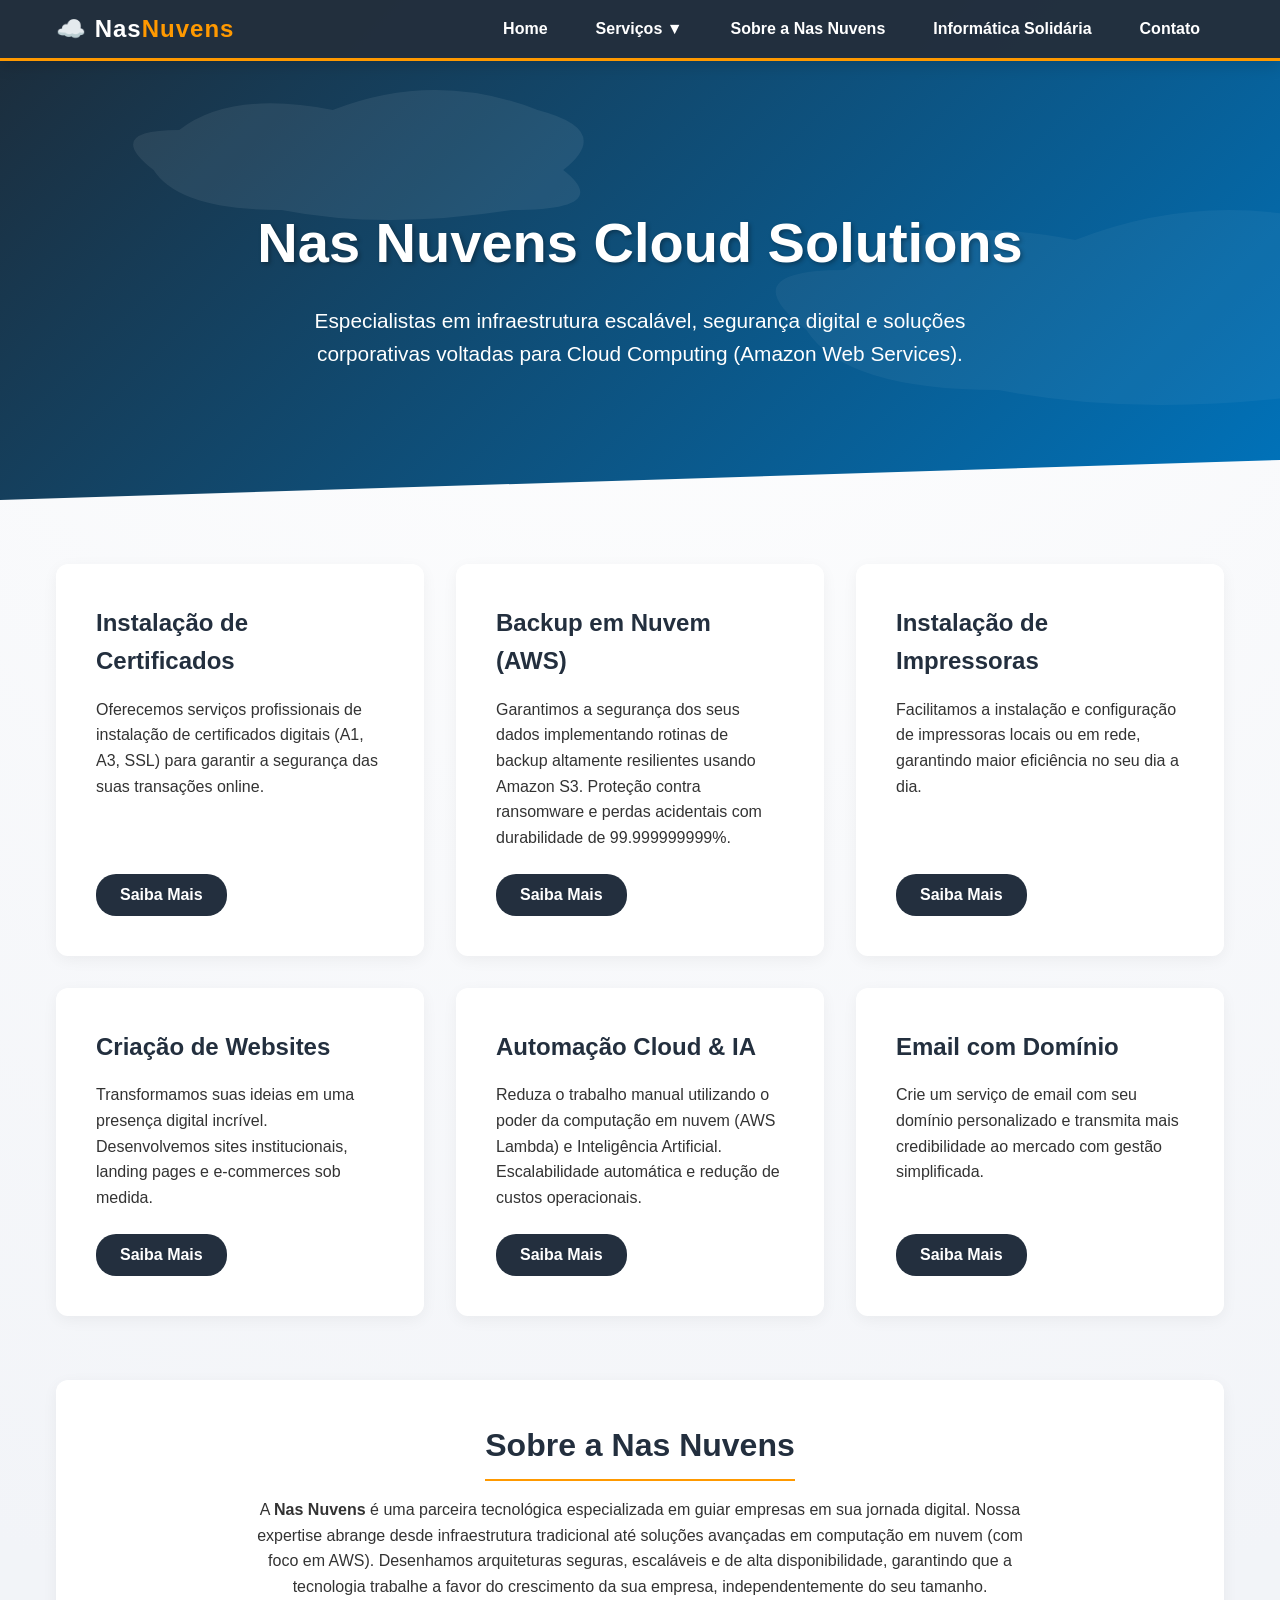
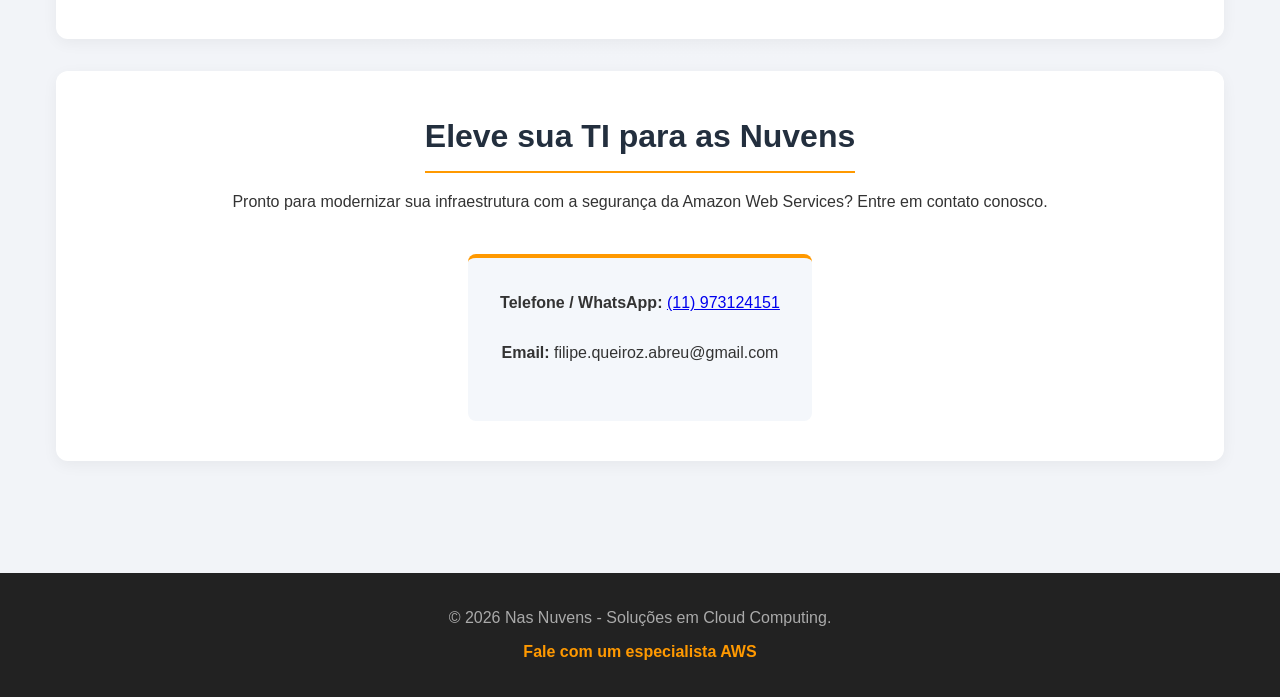
<file: application/index.html>
<!DOCTYPE html>
<html lang="pt-BR">
<head>
  <meta charset="UTF-8">
  <meta name="viewport" content="width=device-width, initial-scale=1.0">
  <meta name="description" content="Empresa de TI especializada em serviços como instalação de certificados, criação de websites e mais.">
  <title>Nas Nuvens - Cloud Solutions</title>
  <script src="dropdown.js" defer></script>
  <style>
    /* Modern styles with animations */
    :root {
      --primary-color: #232F3E; /* AWS Navy Blue */
      --secondary-color: #f2f4f8; /* Soft Cloud Background */
      --accent-color: #FF9900; /* AWS Orange */
      --cloud-blue: #0073BB; /* AWS Cloud Blue */
      --text-color: #333;
    }

    * {
      box-sizing: border-box;
      margin: 0;
      padding: 0;
    }

    body {
      font-family: 'Segoe UI', Tahoma, Geneva, Verdana, sans-serif;
      color: var(--text-color);
      line-height: 1.6;
      background: var(--secondary-color);
      background-image: radial-gradient(circle at 50% 0%, #ffffff 0%, #f2f4f8 70%);
    }

    /* Navigation */
    nav {
      background: rgba(35, 47, 62, 0.98); /* Navy solid */
      width: 100%;
      position: fixed;
      top: 0;
      left: 0;
      z-index: 1000;
      box-shadow: 0 4px 15px rgba(0,0,0,0.15);
      border-bottom: 3px solid var(--accent-color);
    }

    .nav-container {
      display: flex;
      justify-content: space-between;
      align-items: center;
      max-width: 1200px;
      margin: 0 auto;
      padding: 0 1rem;
    }

    .logo-text {
      color: #fff;
      font-size: 1.5rem;
      font-weight: 800;
      letter-spacing: 1px;
      display: flex;
      align-items: center;
    }

    .logo-text span {
      color: var(--accent-color);
    }

    .menu {
      display: flex;
      list-style: none;
      padding: 1rem 0;
    }

    .menu > li {
      margin: 0 1rem;
      position: relative;
    }

    .menu a {
      color: #fff;
      text-decoration: none;
      font-weight: 600;
      padding: 0.5rem;
      transition: color 0.3s ease;
    }

    .menu a:hover {
      color: var(--accent-color);
    }

    /* Dropdown */
    .dropdown-menu {
      display: none;
      position: absolute;
      top: 100%;
      left: 0;
      background: #fff;
      min-width: 250px;
      box-shadow: 0 4px 12px rgba(0, 0, 0, 0.15);
      border-radius: 8px;
      overflow: hidden;
      z-index: 10;
      text-align: left;
    }

    .menu li:hover .dropdown-menu {
      display: block;
      animation: slideDown 0.3s ease-out;
    }

    .dropdown-menu li {
      list-style: none;
    }

    .dropdown-menu a {
      display: block;
      padding: 1rem;
      color: var(--text-color);
      border-bottom: 1px solid #eee;
    }

    .dropdown-menu a:hover {
      background: var(--secondary-color);
      color: var(--primary-color);
    }

    /* Header */
    header {
      background: linear-gradient(135deg, #1d2b38 0%, #0073BB 100%);
      color: #fff;
      text-align: center;
      clip-path: polygon(0 0, 100% 0, 100% 92%, 0 100%);
      padding-top: 100px;
      min-height: 500px;
      display: flex;
      flex-direction: column;
      align-items: center;
      justify-content: center;
      position: relative;
    }

    /* Simple CSS clouds for background decoration */
    .bg-clouds {
      position: absolute;
      top: 0;
      left: 0;
      width: 100%;
      height: 100%;
      overflow: hidden;
      z-index: 0;
      opacity: 0.15;
      pointer-events: none;
    }

    .hero-content {
      padding: 2rem 1rem 4rem 1rem;
      z-index: 1;
      max-width: 800px;
    }

    header h1 {
      font-size: 3.5rem;
      font-weight: 800;
      margin-bottom: 1rem;
      animation: fadeInDown 1s ease-out;
      text-shadow: 2px 2px 4px rgba(0,0,0,0.3);
    }

    header p {
      font-size: 1.3rem;
      opacity: 0.95;
      animation: fadeInUp 1s ease-out 0.3s both;
    }

    /* Main Content */
    main {
      padding: 4rem 1rem;
      max-width: 1200px;
      margin: 0 auto;
    }

    .services-grid {
      display: grid;
      grid-template-columns: repeat(auto-fit, minmax(300px, 1fr));
      gap: 2rem;
      margin-bottom: 4rem;
    }

    section {
      background: #fff;
      border-radius: 12px;
      padding: 2.5rem;
      box-shadow: 0 4px 15px rgba(0, 0, 0, 0.05);
      transform: translateY(0);
      transition: transform 0.3s ease, box-shadow 0.3s ease;
      animation: floatIn 1s ease-out forwards;
      opacity: 0;
      display: flex;
      flex-direction: column;
    }

    /* Staggered animation delays for sections */
    section:nth-child(1) { animation-delay: 0.1s; }
    section:nth-child(2) { animation-delay: 0.2s; }
    section:nth-child(3) { animation-delay: 0.3s; }
    section:nth-child(4) { animation-delay: 0.4s; }
    section:nth-child(5) { animation-delay: 0.5s; }
    section:nth-child(6) { animation-delay: 0.6s; }

    section:hover {
      transform: translateY(-5px);
      box-shadow: 0 8px 25px rgba(0, 0, 0, 0.1);
    }

    section h2 {
      color: var(--primary-color);
      margin-bottom: 1rem;
      font-size: 1.5rem;
    }

    section p {
      flex-grow: 1;
      margin-bottom: 1.5rem;
    }

    .btn-saiba-mais {
      display: inline-block;
      padding: 0.5rem 1.5rem;
      background: var(--primary-color);
      color: #fff !important;
      text-decoration: none;
      border-radius: 20px;
      font-weight: 600;
      text-align: center;
      transition: background 0.3s ease;
      align-self: flex-start;
    }

    .btn-saiba-mais:hover {
      background: var(--accent-color);
      text-decoration: none;
    }

    .full-width-section {
      grid-column: 1 / -1;
      text-align: center;
      align-items: center;
    }

    .full-width-section h2 {
      font-size: 2rem;
      border-bottom: 2px solid var(--accent-color);
      display: inline-block;
      padding-bottom: 0.5rem;
    }

    /* Footer */
    footer {
      background: #222;
      color: #aaa;
      text-align: center;
      padding: 2rem 1rem;
      margin-top: 3rem;
    }

    footer a {
      color: var(--accent-color);
      text-decoration: none;
      font-weight: bold;
    }

    footer a:hover {
      text-decoration: underline;
    }

    /* Animations */
    @keyframes slideDown {
      from { opacity: 0; transform: translateY(-10px); }
      to { opacity: 1; transform: translateY(0); }
    }

    @keyframes fadeInDown {
      from { opacity: 0; transform: translateY(-30px); }
      to { opacity: 1; transform: translateY(0); }
    }

    @keyframes fadeInUp {
      from { opacity: 0; transform: translateY(30px); }
      to { opacity: 1; transform: translateY(0); }
    }

    @keyframes floatIn {
      from { opacity: 0; transform: translateY(40px); }
      to { opacity: 1; transform: translateY(0); }
    }

    /* Responsive */
    @media (max-width: 768px) {
      .menu {
        flex-direction: column;
        align-items: center;
      }

      .menu > li {
        width: 100%;
        text-align: center;
        margin: 0.5rem 0;
      }

      .dropdown-menu {
        position: static;
        box-shadow: none;
        background: #f9f9f9;
        display: none;
      }

      .menu li:focus-within .dropdown-menu,
      .menu li:active .dropdown-menu {
        display: block;
      }

      header h1 {
        font-size: 2rem;
      }

      header {
        clip-path: none;
        padding: 3rem 1rem;
      }
    }
  </style>
</head>
<body>
  <nav>
    <div class="nav-container">
      <div class="logo-text">☁️ Nas<span>Nuvens</span></div>
      <ul class="menu">
        <li><a href="#home">Home</a></li>
        <li>
          <a href="#" class="dropdown-toggle">Serviços ▼</a>
          <ul class="dropdown-menu">
            <li><a href="services/certificados.html">Instalação de Certificados</a></li>
            <li><a href="services/backup.html">Backup em Nuvem (AWS)</a></li>
            <li><a href="services/impressoras.html">Instalação de Impressoras</a></li>
            <li><a href="services/website.html">Criação de Websites</a></li>
            <li><a href="services/automacao.html">Automação Cloud & IA</a></li>
            <li><a href="services/email.html">Email com Domínio</a></li>
          </ul>
        </li>
        <li><a href="#sobre-nos">Sobre a Nas Nuvens</a></li>
        <li><a href="informatica_solidaria.html">Informática Solidária</a></li>
        <li><a href="#contato">Contato</a></li>
      </ul>
    </div>
  </nav>

  <header id="home">
    <div class="bg-clouds">
       <svg viewBox="0 0 100 100" preserveAspectRatio="none" style="width:100%; height:100%; fill:#fff;"><path d="M10,40 Q20,20 40,30 Q60,10 80,30 Q95,40 85,60 Q95,80 75,80 Q50,90 30,80 Q10,80 5,60 Q-5,40 10,40 Z" opacity="0.5" transform="translate(10, 10) scale(0.4)"/><path d="M10,40 Q20,20 40,30 Q60,10 80,30 Q95,40 85,60 Q95,80 75,80 Q50,90 30,80 Q10,80 5,60 Q-5,40 10,40 Z" opacity="0.3" transform="translate(60, 30) scale(0.6)"/></svg>
    </div>
    <div class="hero-content">
      <h1>Nas Nuvens Cloud Solutions</h1>
      <p>Especialistas em infraestrutura escalável, segurança digital e soluções corporativas voltadas para Cloud Computing (Amazon Web Services).</p>
    </div>
  </header>

  <main>
    <div class="services-grid">
      <section id="certificados">
        <h2>Instalação de Certificados</h2>
        <p>Oferecemos serviços profissionais de instalação de certificados digitais (A1, A3, SSL) para garantir a segurança das suas transações online.</p>
        <a href="services/certificados.html" class="btn-saiba-mais">Saiba Mais</a>
      </section>

      <section id="backup">
        <h2>Backup em Nuvem (AWS)</h2>
        <p>Garantimos a segurança dos seus dados implementando rotinas de backup altamente resilientes usando Amazon S3. Proteção contra ransomware e perdas acidentais com durabilidade de 99.999999999%.</p>
        <a href="services/backup.html" class="btn-saiba-mais">Saiba Mais</a>
      </section>

      <section id="impressoras">
        <h2>Instalação de Impressoras</h2>
        <p>Facilitamos a instalação e configuração de impressoras locais ou em rede, garantindo maior eficiência no seu dia a dia.</p>
        <a href="services/impressoras.html" class="btn-saiba-mais">Saiba Mais</a>
      </section>

      <section id="website">
        <h2>Criação de Websites</h2>
        <p>Transformamos suas ideias em uma presença digital incrível. Desenvolvemos sites institucionais, landing pages e e-commerces sob medida.</p>
        <a href="services/website.html" class="btn-saiba-mais">Saiba Mais</a>
      </section>

      <section id="automacao">
        <h2>Automação Cloud & IA</h2>
        <p>Reduza o trabalho manual utilizando o poder da computação em nuvem (AWS Lambda) e Inteligência Artificial. Escalabilidade automática e redução de custos operacionais.</p>
        <a href="services/automacao.html" class="btn-saiba-mais">Saiba Mais</a>
      </section>

      <section id="email">
        <h2>Email com Domínio</h2>
        <p>Crie um serviço de email com seu domínio personalizado e transmita mais credibilidade ao mercado com gestão simplificada.</p>
        <a href="services/email.html" class="btn-saiba-mais">Saiba Mais</a>
      </section>
    </div>

    <section id="sobre-nos" class="full-width-section">
      <h2>Sobre a Nas Nuvens</h2>
      <p style="max-width: 800px; margin: 0 auto;">A <strong>Nas Nuvens</strong> é uma parceira tecnológica especializada em guiar empresas em sua jornada digital. Nossa expertise abrange desde infraestrutura tradicional até soluções avançadas em computação em nuvem (com foco em AWS). Desenhamos arquiteturas seguras, escaláveis e de alta disponibilidade, garantindo que a tecnologia trabalhe a favor do crescimento da sua empresa, independentemente do seu tamanho.</p>
    </section>

    <section id="contato" class="full-width-section" style="margin-top: 2rem;">
      <h2>Eleve sua TI para as Nuvens</h2>
      <p>Pronto para modernizar sua infraestrutura com a segurança da Amazon Web Services? Entre em contato conosco.</p>
      <div style="margin-top: 1rem; background: #f4f7fb; padding: 2rem; border-radius: 8px; display: inline-block; border-top: 4px solid var(--accent-color);">
        <p><strong>Telefone / WhatsApp:</strong> <a href="https://wa.me/5511973124151" target="_blank">(11) 973124151</a></p>
        <p><strong>Email:</strong> filipe.queiroz.abreu@gmail.com </p>
      </div>
    </section>
  </main>

  <footer>
    <p>&copy; 2026 Nas Nuvens - Soluções em Cloud Computing.</p>
    <p style="margin-top: 0.5rem;"><a href="#contato">Fale com um especialista AWS</a></p>
  </footer>
</body>
</html>
</file>
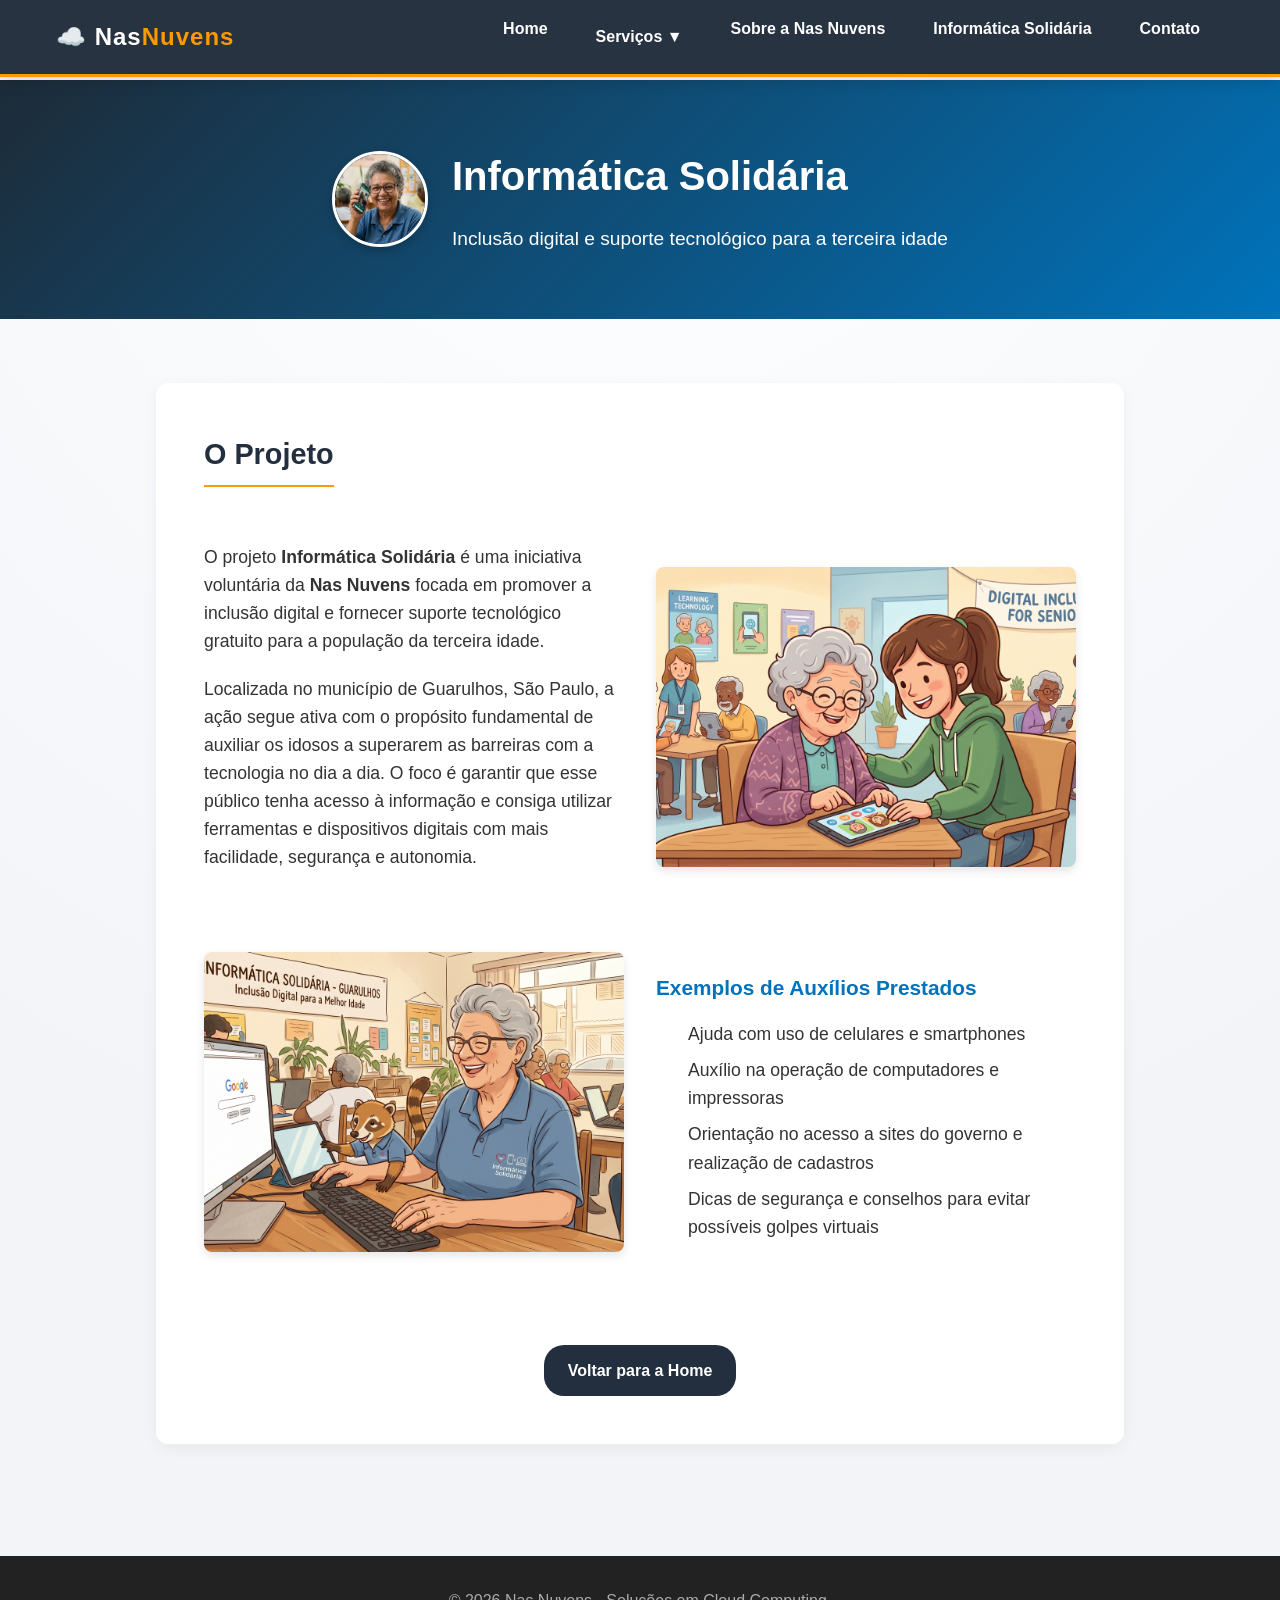
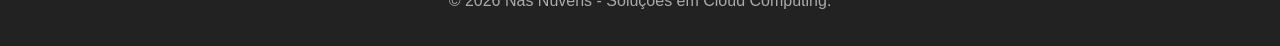
<file: application/informatica_solidaria.html>
<!DOCTYPE html>
<html lang="pt-BR">
<head>
  <meta charset="UTF-8">
  <meta name="viewport" content="width=device-width, initial-scale=1.0">
  <meta name="description" content="Informática Solidária - Projeto social da Nas Nuvens focado em inclusão digital para a terceira idade em Guarulhos.">
  <title>Informática Solidária - Nas Nuvens</title>
  <script src="dropdown.js" defer></script>
  <link rel="stylesheet" href="style.css">
  <style>
    /* Reaproveitando estilos do index e ajustando para a página interna */
    :root {
      --primary-color: #232F3E;
      --secondary-color: #f2f4f8;
      --accent-color: #FF9900;
      --cloud-blue: #0073BB;
      --text-color: #333;
    }

    * {
      box-sizing: border-box;
      margin: 0;
      padding: 0;
    }

    body {
      font-family: 'Segoe UI', Tahoma, Geneva, Verdana, sans-serif;
      color: var(--text-color);
      line-height: 1.6;
      background: var(--secondary-color);
      background-image: radial-gradient(circle at 50% 0%, #ffffff 0%, #f2f4f8 70%);
      padding-top: 80px; /* Espaço para o menu fixo */
    }

    /* Navigation */
    nav {
      background: rgba(35, 47, 62, 0.98);
      width: 100%;
      position: fixed;
      top: 0;
      left: 0;
      z-index: 1000;
      box-shadow: 0 4px 15px rgba(0,0,0,0.15);
      border-bottom: 3px solid var(--accent-color);
    }

    .nav-container {
      display: flex;
      justify-content: space-between;
      align-items: center;
      max-width: 1200px;
      margin: 0 auto;
      padding: 0 1rem;
    }

    .logo-text {
      color: #fff;
      font-size: 1.5rem;
      font-weight: 800;
      letter-spacing: 1px;
      display: flex;
      align-items: center;
    }

    .logo-text a {
      color: inherit;
      text-decoration: none;
    }

    .logo-text span {
      color: var(--accent-color);
    }

    .menu {
      display: flex;
      list-style: none;
      padding: 1rem 0;
    }

    .menu > li {
      margin: 0 1rem;
      position: relative;
    }

    .menu a {
      color: #fff;
      text-decoration: none;
      font-weight: 600;
      padding: 0.5rem;
      transition: color 0.3s ease;
    }

    .menu a:hover {
      color: var(--accent-color);
    }

    /* Dropdown */
    .dropdown-menu {
      display: none;
      position: absolute;
      top: 100%;
      left: 0;
      background: #fff;
      min-width: 250px;
      box-shadow: 0 4px 12px rgba(0, 0, 0, 0.15);
      border-radius: 8px;
      overflow: hidden;
      z-index: 10;
      text-align: left;
    }

    .menu li:hover .dropdown-menu {
      display: block;
      animation: slideDown 0.3s ease-out;
    }

    .dropdown-menu li {
      list-style: none;
    }

    .dropdown-menu a {
      display: block;
      padding: 1rem;
      color: var(--text-color);
      border-bottom: 1px solid #eee;
    }

    .dropdown-menu a:hover {
      background: var(--secondary-color);
      color: var(--primary-color);
    }

    /* Header interno */
    header.internal-header {
      background: linear-gradient(135deg, #1d2b38 0%, #0073BB 100%);
      color: #fff;
      text-align: center;
      padding: 4rem 1rem;
      position: relative;
      display: flex;
      flex-direction: column;
      align-items: center;
      justify-content: center;
    }

    .header-content {
      display: flex;
      align-items: center;
      justify-content: center;
      gap: 1.5rem;
      flex-wrap: wrap;
    }

    .header-logo {
      width: 96px;
      height: 96px;
      border-radius: 50%;
      object-fit: cover;
      border: 3px solid #fff;
      box-shadow: 0 4px 10px rgba(0,0,0,0.2);
      animation: floatIn 1s ease-out;
    }

    .header-text {
      text-align: left;
    }

    header.internal-header h1 {
      font-size: 2.5rem;
      font-weight: 800;
      margin-bottom: 1rem;
      color: #fff;
      animation: fadeInDown 1s ease-out;
    }

    header.internal-header p {
      font-size: 1.2rem;
      opacity: 0.95;
      animation: fadeInUp 1s ease-out 0.3s both;
    }

    /* Main Content */
    main {
      padding: 4rem 1rem;
      max-width: 1000px;
      margin: 0 auto;
    }

    .content-box {
      background: #fff;
      border-radius: 12px;
      padding: 3rem;
      box-shadow: 0 4px 15px rgba(0, 0, 0, 0.05);
      animation: floatIn 1s ease-out forwards;
    }

    .info-grid {
      display: grid;
      grid-template-columns: 1fr 1fr;
      gap: 2rem;
      margin-top: 2rem;
      align-items: center;
    }

    .info-image {
      width: 100%;
      height: 300px;
      object-fit: cover;
      border-radius: 8px;
      box-shadow: 0 4px 10px rgba(0,0,0,0.1);
    }

    .content-box h2 {
      color: var(--primary-color);
      margin-bottom: 1.5rem;
      font-size: 1.8rem;
      border-bottom: 2px solid var(--accent-color);
      display: inline-block;
      padding-bottom: 0.5rem;
    }

    .content-box h3 {
      color: var(--cloud-blue);
      margin: 2rem 0 1rem 0;
      font-size: 1.3rem;
    }

    .content-box p {
      margin-bottom: 1.2rem;
      font-size: 1.1rem;
    }

    .content-box ul {
      margin-left: 2rem;
      margin-bottom: 1.5rem;
    }

    .content-box li {
      margin-bottom: 0.5rem;
      font-size: 1.1rem;
    }

    .back-btn {
      display: inline-block;
      margin-top: 2rem;
      padding: 0.8rem 1.5rem;
      background: var(--primary-color);
      color: #fff;
      text-decoration: none;
      border-radius: 20px;
      font-weight: 600;
      transition: background 0.3s ease;
    }

    .back-btn:hover {
      background: var(--accent-color);
    }

    /* Footer */
    footer {
      background: #222;
      color: #aaa;
      text-align: center;
      padding: 2rem 1rem;
      margin-top: 3rem;
    }

    /* Animations */
    @keyframes slideDown {
      from { opacity: 0; transform: translateY(-10px); }
      to { opacity: 1; transform: translateY(0); }
    }
    @keyframes fadeInDown {
      from { opacity: 0; transform: translateY(-30px); }
      to { opacity: 1; transform: translateY(0); }
    }
    @keyframes fadeInUp {
      from { opacity: 0; transform: translateY(30px); }
      to { opacity: 1; transform: translateY(0); }
    }
    @keyframes floatIn {
      from { opacity: 0; transform: translateY(40px); }
      to { opacity: 1; transform: translateY(0); }
    }

    /* Responsive */
    @media (max-width: 768px) {
      .info-grid {
        grid-template-columns: 1fr;
      }

      .menu {
        flex-direction: column;
        align-items: center;
      }
      .menu > li {
        width: 100%;
        text-align: center;
        margin: 0.5rem 0;
      }
      .dropdown-menu {
        position: static;
        box-shadow: none;
        background: #f9f9f9;
        display: none;
      }
      .menu li:focus-within .dropdown-menu,
      .menu li:active .dropdown-menu {
        display: block;
      }
      @media (max-width: 768px) {
        .header-content {
          flex-direction: column;
          text-align: center;
        }

        .header-text {
          text-align: center;
        }
      }
    }
  </style>
</head>
<body>
  <nav>
    <div class="nav-container">
      <div class="logo-text"><a href="index.html">☁️ Nas<span>Nuvens</span></a></div>
      <ul class="menu">
        <li><a href="index.html#home">Home</a></li>
        <li>
          <a href="#" class="dropdown-toggle">Serviços ▼</a>
          <ul class="dropdown-menu">
            <li><a href="services/certificados.html">Instalação de Certificados</a></li>
            <li><a href="services/backup.html">Backup em Nuvem (AWS)</a></li>
            <li><a href="services/impressoras.html">Instalação de Impressoras</a></li>
            <li><a href="services/website.html">Criação de Websites</a></li>
            <li><a href="services/automacao.html">Automação Cloud & IA</a></li>
            <li><a href="services/email.html">Email com Domínio</a></li>
          </ul>
        </li>
        <li><a href="index.html#sobre-nos">Sobre a Nas Nuvens</a></li>
        <li><a href="informatica_solidaria.html">Informática Solidária</a></li>
        <li><a href="index.html#contato">Contato</a></li>
      </ul>
    </div>
  </nav>

  <header class="internal-header">
    <div class="header-content">
      <img src="images/image3.png" alt="Informática Solidária Logo" class="header-logo">
      <div class="header-text">
        <h1>Informática Solidária</h1>
        <p>Inclusão digital e suporte tecnológico para a terceira idade</p>
      </div>
    </div>
  </header>

  <main>
    <div class="content-box">
      <h2>O Projeto</h2>

      <div class="info-grid">
        <div>
          <p>O projeto <strong>Informática Solidária</strong> é uma iniciativa voluntária da <strong>Nas Nuvens</strong> focada em promover a inclusão digital e fornecer suporte tecnológico gratuito para a população da terceira idade.</p>

          <p>Localizada no município de Guarulhos, São Paulo, a ação segue ativa com o propósito fundamental de auxiliar os idosos a superarem as barreiras com a tecnologia no dia a dia. O foco é garantir que esse público tenha acesso à informação e consiga utilizar ferramentas e dispositivos digitais com mais facilidade, segurança e autonomia.</p>
        </div>
        <img src="images/image1.png" alt="Informática Solidária - Apoio" class="info-image" style="object-position: top;">
      </div>

      <div class="info-grid" style="margin-top: 3rem;">
        <img src="images/image2.png" alt="Informática Solidária - Aprendizado" class="info-image" style="object-position: top;">
        <div>
          <h3>Exemplos de Auxílios Prestados</h3>
          <ul>
            <li>Ajuda com uso de celulares e smartphones</li>
            <li>Auxílio na operação de computadores e impressoras</li>
            <li>Orientação no acesso a sites do governo e realização de cadastros</li>
            <li>Dicas de segurança e conselhos para evitar possíveis golpes virtuais</li>
          </ul>
        </div>
      </div>

      <div style="text-align: center; margin-top: 3rem;">
        <a href="index.html" class="back-btn">Voltar para a Home</a>
      </div>
    </div>
  </main>

  <footer>
    <p>&copy; 2026 Nas Nuvens - Soluções em Cloud Computing.</p>
  </footer>
</body>
</html>
</file>
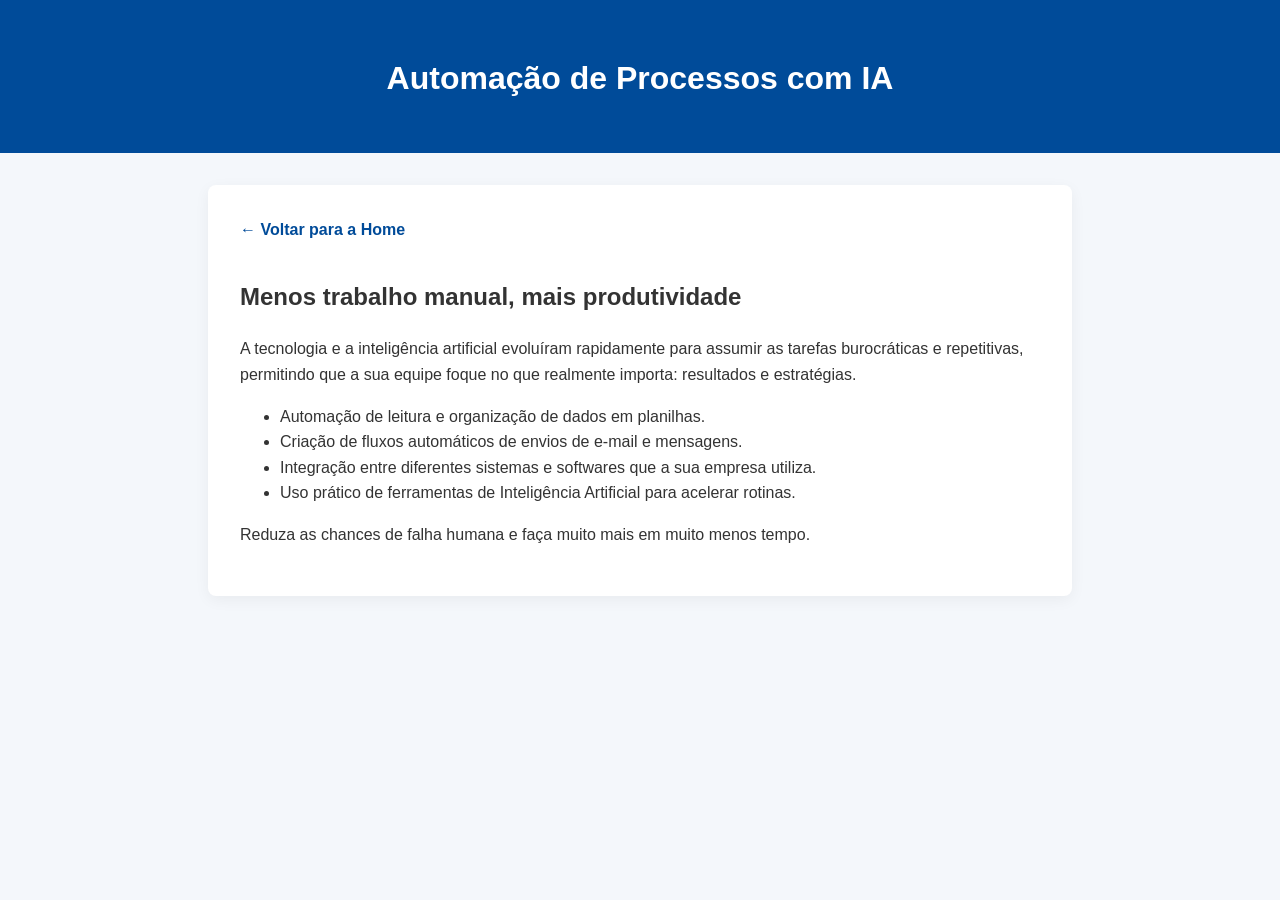
<file: application/services/automacao.html>
<!DOCTYPE html>
<html lang="pt-BR">
<head>
  <meta charset="UTF-8">
  <meta name="viewport" content="width=device-width, initial-scale=1.0">
  <title>Automação de Processos - Serviços de TI</title>
  <style>
    body { font-family: 'Segoe UI', Tahoma, Geneva, Verdana, sans-serif; color: #333; line-height: 1.6; margin: 0; padding: 0; background: #f4f7fb; }
    header { background: #004b99; color: #fff; padding: 2rem 1rem; text-align: center; }
    main { max-width: 800px; margin: 2rem auto; background: #fff; padding: 2rem; border-radius: 8px; box-shadow: 0 4px 15px rgba(0,0,0,0.05); }
    a.back-btn { display: inline-block; margin-bottom: 1rem; color: #004b99; text-decoration: none; font-weight: bold; }
    a.back-btn:hover { text-decoration: underline; }
    h1 { margin-bottom: 1rem; }
  </style>
</head>
<body>
  <header>
    <h1>Automação de Processos com IA</h1>
  </header>
  <main>
    <a href="../index.html" class="back-btn">← Voltar para a Home</a>
    <h2>Menos trabalho manual, mais produtividade</h2>
    <p>A tecnologia e a inteligência artificial evoluíram rapidamente para assumir as tarefas burocráticas e repetitivas, permitindo que a sua equipe foque no que realmente importa: resultados e estratégias.</p>
    <ul>
      <li>Automação de leitura e organização de dados em planilhas.</li>
      <li>Criação de fluxos automáticos de envios de e-mail e mensagens.</li>
      <li>Integração entre diferentes sistemas e softwares que a sua empresa utiliza.</li>
      <li>Uso prático de ferramentas de Inteligência Artificial para acelerar rotinas.</li>
    </ul>
    <p>Reduza as chances de falha humana e faça muito mais em muito menos tempo.</p>
  </main>
</body>
</html>
</file>
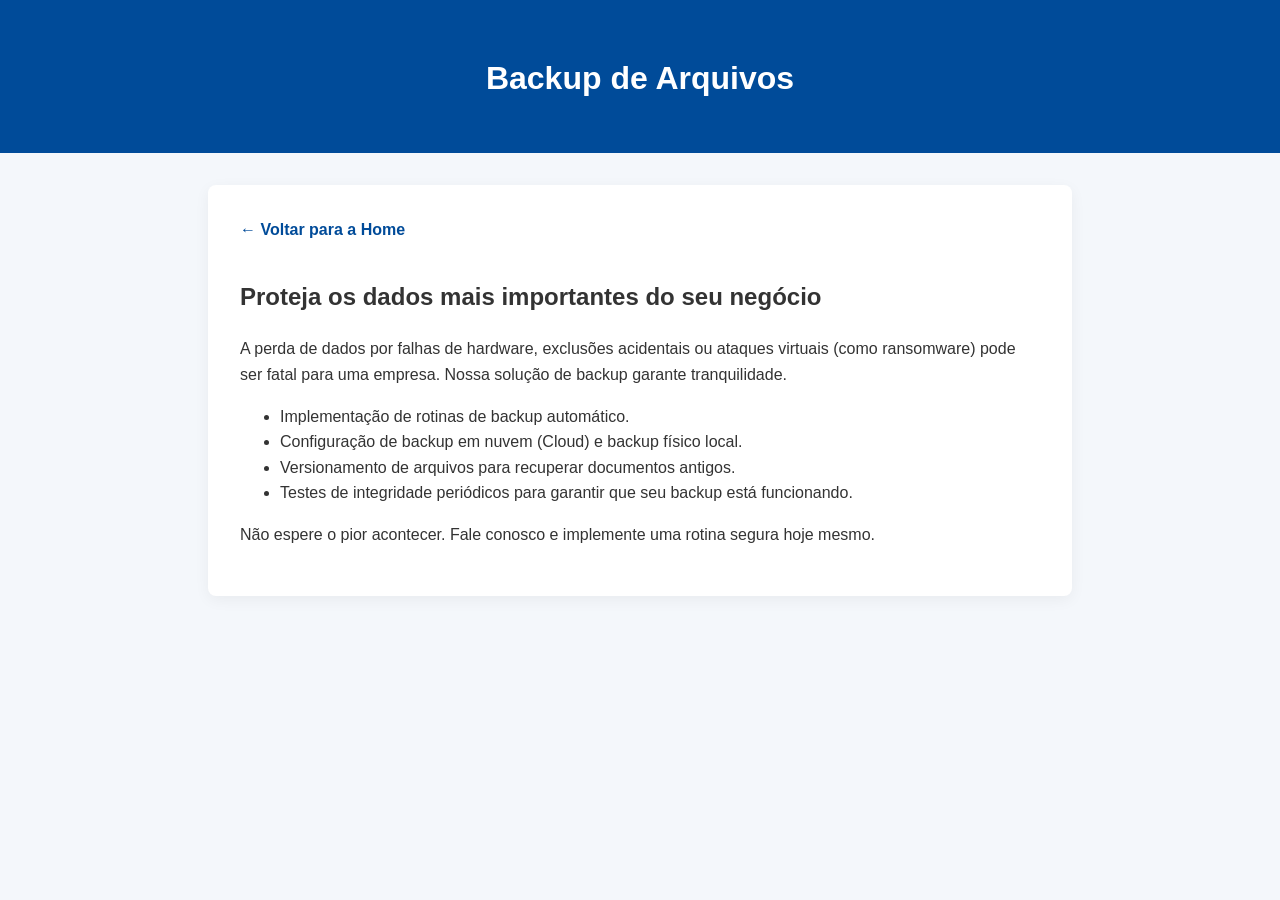
<file: application/services/backup.html>
<!DOCTYPE html>
<html lang="pt-BR">
<head>
  <meta charset="UTF-8">
  <meta name="viewport" content="width=device-width, initial-scale=1.0">
  <title>Backup de Arquivos - Serviços de TI</title>
  <style>
    body { font-family: 'Segoe UI', Tahoma, Geneva, Verdana, sans-serif; color: #333; line-height: 1.6; margin: 0; padding: 0; background: #f4f7fb; }
    header { background: #004b99; color: #fff; padding: 2rem 1rem; text-align: center; }
    main { max-width: 800px; margin: 2rem auto; background: #fff; padding: 2rem; border-radius: 8px; box-shadow: 0 4px 15px rgba(0,0,0,0.05); }
    a.back-btn { display: inline-block; margin-bottom: 1rem; color: #004b99; text-decoration: none; font-weight: bold; }
    a.back-btn:hover { text-decoration: underline; }
    h1 { margin-bottom: 1rem; }
  </style>
</head>
<body>
  <header>
    <h1>Backup de Arquivos</h1>
  </header>
  <main>
    <a href="../index.html" class="back-btn">← Voltar para a Home</a>
    <h2>Proteja os dados mais importantes do seu negócio</h2>
    <p>A perda de dados por falhas de hardware, exclusões acidentais ou ataques virtuais (como ransomware) pode ser fatal para uma empresa. Nossa solução de backup garante tranquilidade.</p>
    <ul>
      <li>Implementação de rotinas de backup automático.</li>
      <li>Configuração de backup em nuvem (Cloud) e backup físico local.</li>
      <li>Versionamento de arquivos para recuperar documentos antigos.</li>
      <li>Testes de integridade periódicos para garantir que seu backup está funcionando.</li>
    </ul>
    <p>Não espere o pior acontecer. Fale conosco e implemente uma rotina segura hoje mesmo.</p>
  </main>
</body>
</html>
</file>
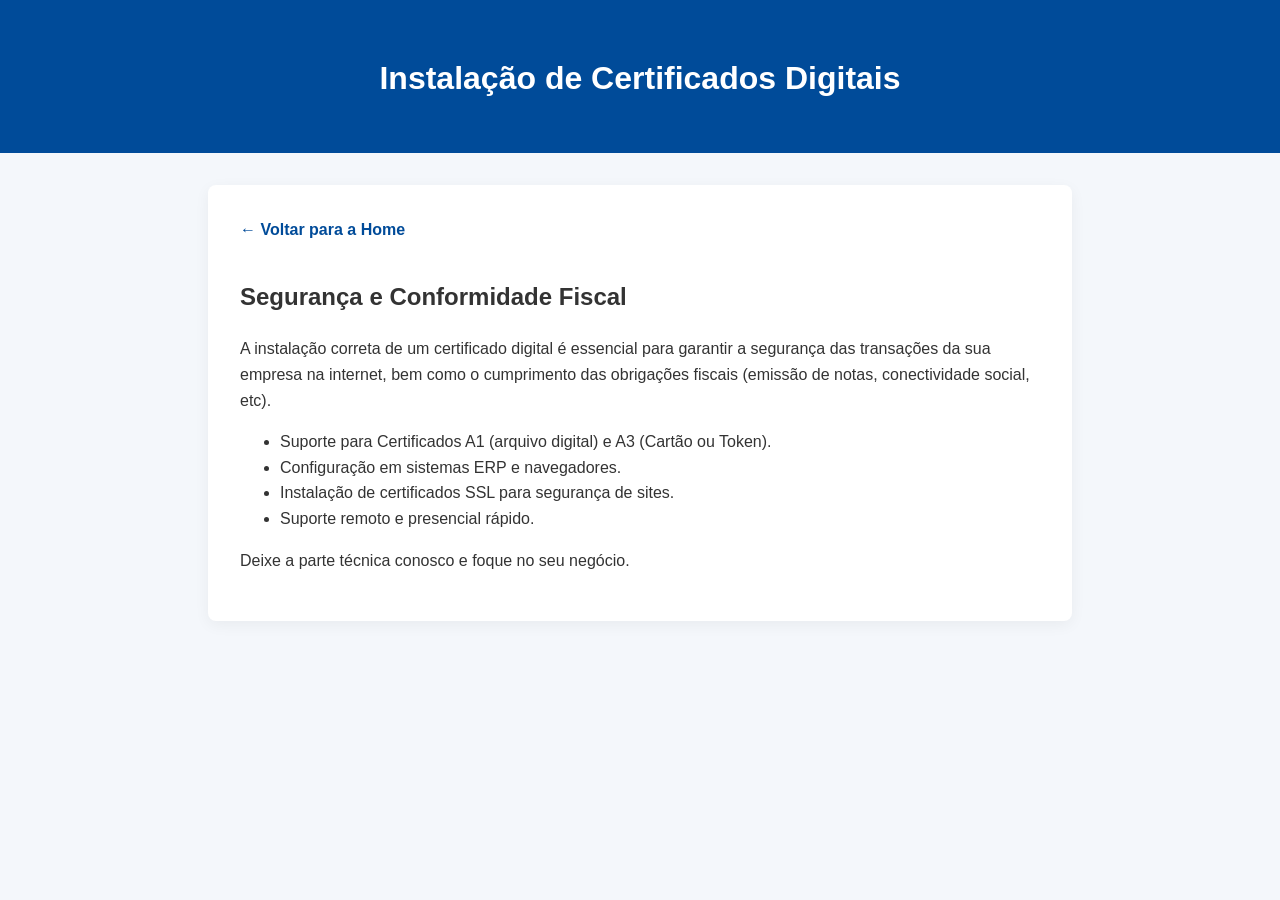
<file: application/services/certificados.html>
<!DOCTYPE html>
<html lang="pt-BR">
<head>
  <meta charset="UTF-8">
  <meta name="viewport" content="width=device-width, initial-scale=1.0">
  <title>Instalação de Certificados - Serviços de TI</title>
  <style>
    body { font-family: 'Segoe UI', Tahoma, Geneva, Verdana, sans-serif; color: #333; line-height: 1.6; margin: 0; padding: 0; background: #f4f7fb; }
    header { background: #004b99; color: #fff; padding: 2rem 1rem; text-align: center; }
    main { max-width: 800px; margin: 2rem auto; background: #fff; padding: 2rem; border-radius: 8px; box-shadow: 0 4px 15px rgba(0,0,0,0.05); }
    a.back-btn { display: inline-block; margin-bottom: 1rem; color: #004b99; text-decoration: none; font-weight: bold; }
    a.back-btn:hover { text-decoration: underline; }
    h1 { margin-bottom: 1rem; }
  </style>
</head>
<body>
  <header>
    <h1>Instalação de Certificados Digitais</h1>
  </header>
  <main>
    <a href="../index.html" class="back-btn">← Voltar para a Home</a>
    <h2>Segurança e Conformidade Fiscal</h2>
    <p>A instalação correta de um certificado digital é essencial para garantir a segurança das transações da sua empresa na internet, bem como o cumprimento das obrigações fiscais (emissão de notas, conectividade social, etc).</p>
    <ul>
      <li>Suporte para Certificados A1 (arquivo digital) e A3 (Cartão ou Token).</li>
      <li>Configuração em sistemas ERP e navegadores.</li>
      <li>Instalação de certificados SSL para segurança de sites.</li>
      <li>Suporte remoto e presencial rápido.</li>
    </ul>
    <p>Deixe a parte técnica conosco e foque no seu negócio.</p>
  </main>
</body>
</html>
</file>
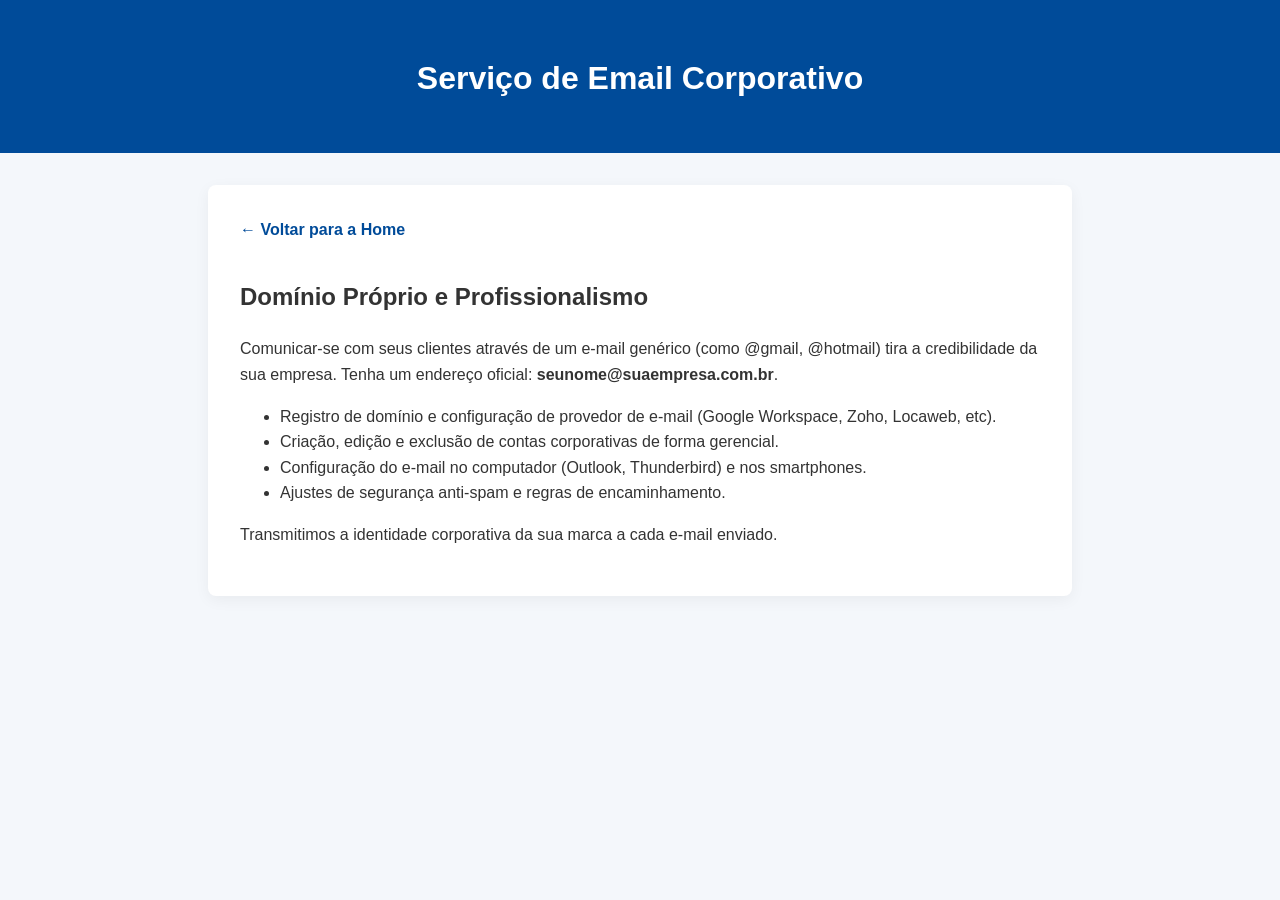
<file: application/services/email.html>
<!DOCTYPE html>
<html lang="pt-BR">
<head>
  <meta charset="UTF-8">
  <meta name="viewport" content="width=device-width, initial-scale=1.0">
  <title>Email com Domínio - Serviços de TI</title>
  <style>
    body { font-family: 'Segoe UI', Tahoma, Geneva, Verdana, sans-serif; color: #333; line-height: 1.6; margin: 0; padding: 0; background: #f4f7fb; }
    header { background: #004b99; color: #fff; padding: 2rem 1rem; text-align: center; }
    main { max-width: 800px; margin: 2rem auto; background: #fff; padding: 2rem; border-radius: 8px; box-shadow: 0 4px 15px rgba(0,0,0,0.05); }
    a.back-btn { display: inline-block; margin-bottom: 1rem; color: #004b99; text-decoration: none; font-weight: bold; }
    a.back-btn:hover { text-decoration: underline; }
    h1 { margin-bottom: 1rem; }
  </style>
</head>
<body>
  <header>
    <h1>Serviço de Email Corporativo</h1>
  </header>
  <main>
    <a href="../index.html" class="back-btn">← Voltar para a Home</a>
    <h2>Domínio Próprio e Profissionalismo</h2>
    <p>Comunicar-se com seus clientes através de um e-mail genérico (como @gmail, @hotmail) tira a credibilidade da sua empresa. Tenha um endereço oficial: <strong>seunome@suaempresa.com.br</strong>.</p>
    <ul>
      <li>Registro de domínio e configuração de provedor de e-mail (Google Workspace, Zoho, Locaweb, etc).</li>
      <li>Criação, edição e exclusão de contas corporativas de forma gerencial.</li>
      <li>Configuração do e-mail no computador (Outlook, Thunderbird) e nos smartphones.</li>
      <li>Ajustes de segurança anti-spam e regras de encaminhamento.</li>
    </ul>
    <p>Transmitimos a identidade corporativa da sua marca a cada e-mail enviado.</p>
  </main>
</body>
</html>
</file>
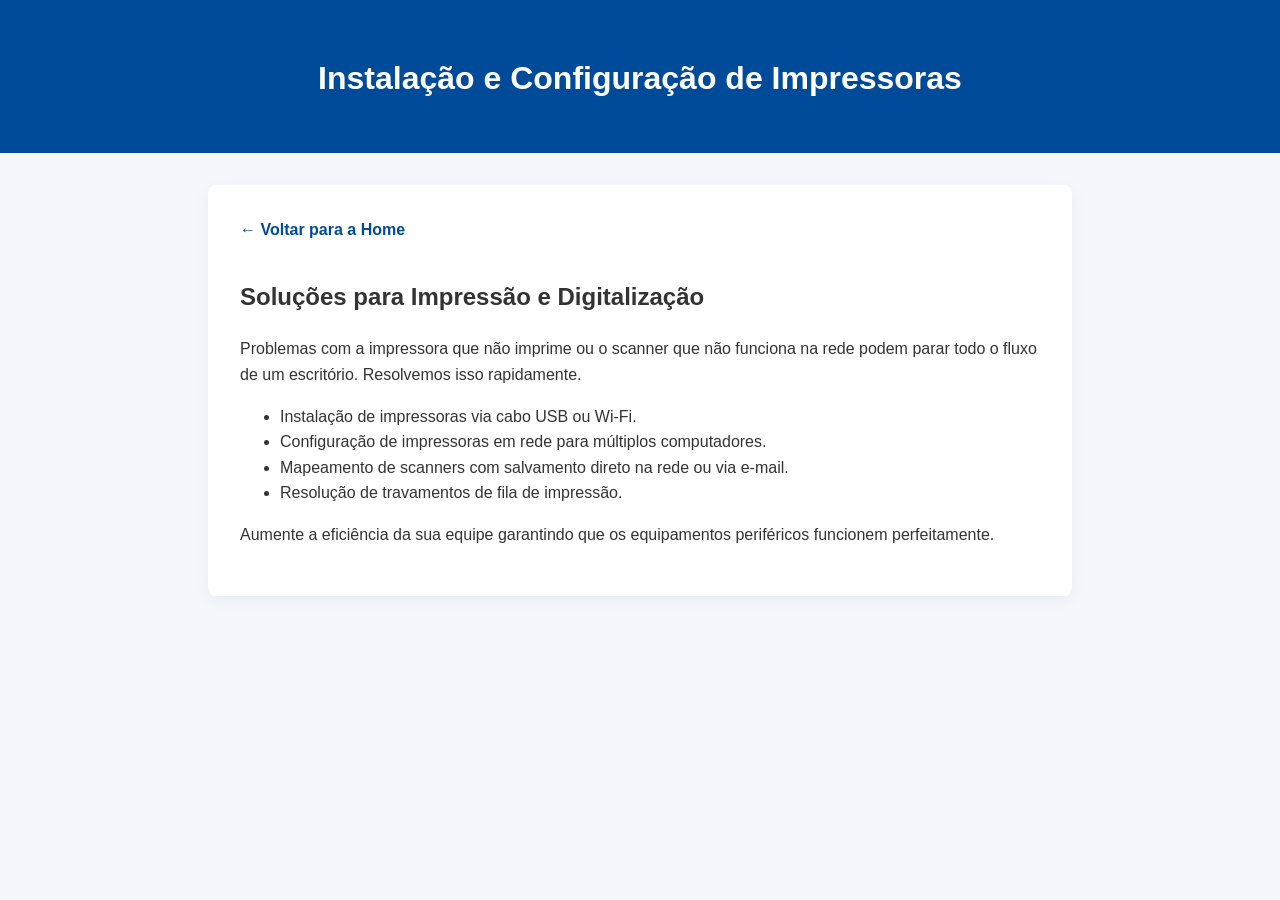
<file: application/services/impressoras.html>
<!DOCTYPE html>
<html lang="pt-BR">
<head>
  <meta charset="UTF-8">
  <meta name="viewport" content="width=device-width, initial-scale=1.0">
  <title>Instalação de Impressoras - Serviços de TI</title>
  <style>
    body { font-family: 'Segoe UI', Tahoma, Geneva, Verdana, sans-serif; color: #333; line-height: 1.6; margin: 0; padding: 0; background: #f4f7fb; }
    header { background: #004b99; color: #fff; padding: 2rem 1rem; text-align: center; }
    main { max-width: 800px; margin: 2rem auto; background: #fff; padding: 2rem; border-radius: 8px; box-shadow: 0 4px 15px rgba(0,0,0,0.05); }
    a.back-btn { display: inline-block; margin-bottom: 1rem; color: #004b99; text-decoration: none; font-weight: bold; }
    a.back-btn:hover { text-decoration: underline; }
    h1 { margin-bottom: 1rem; }
  </style>
</head>
<body>
  <header>
    <h1>Instalação e Configuração de Impressoras</h1>
  </header>
  <main>
    <a href="../index.html" class="back-btn">← Voltar para a Home</a>
    <h2>Soluções para Impressão e Digitalização</h2>
    <p>Problemas com a impressora que não imprime ou o scanner que não funciona na rede podem parar todo o fluxo de um escritório. Resolvemos isso rapidamente.</p>
    <ul>
      <li>Instalação de impressoras via cabo USB ou Wi-Fi.</li>
      <li>Configuração de impressoras em rede para múltiplos computadores.</li>
      <li>Mapeamento de scanners com salvamento direto na rede ou via e-mail.</li>
      <li>Resolução de travamentos de fila de impressão.</li>
    </ul>
    <p>Aumente a eficiência da sua equipe garantindo que os equipamentos periféricos funcionem perfeitamente.</p>
  </main>
</body>
</html>
</file>
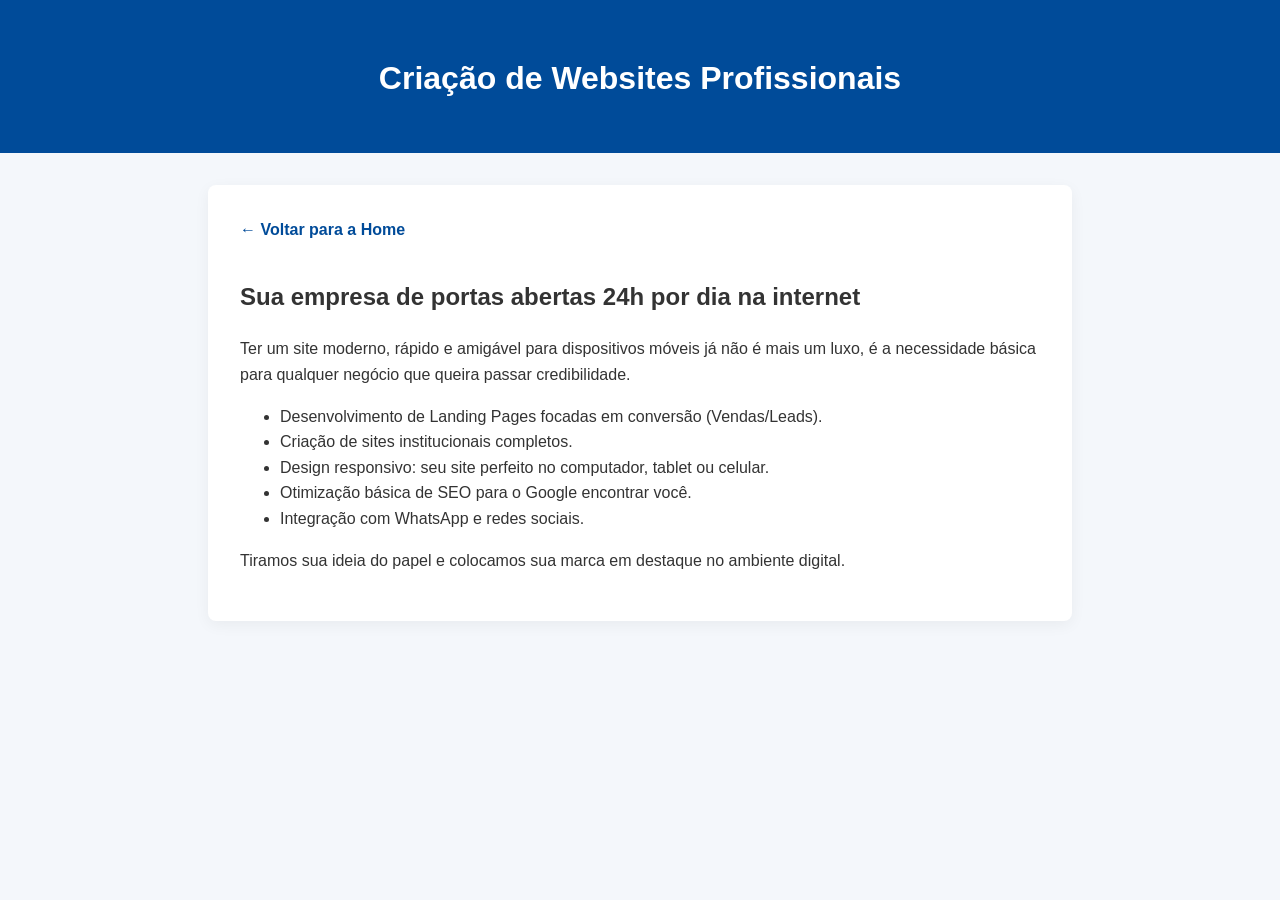
<file: application/services/website.html>
<!DOCTYPE html>
<html lang="pt-BR">
<head>
  <meta charset="UTF-8">
  <meta name="viewport" content="width=device-width, initial-scale=1.0">
  <title>Criação de Websites - Serviços de TI</title>
  <style>
    body { font-family: 'Segoe UI', Tahoma, Geneva, Verdana, sans-serif; color: #333; line-height: 1.6; margin: 0; padding: 0; background: #f4f7fb; }
    header { background: #004b99; color: #fff; padding: 2rem 1rem; text-align: center; }
    main { max-width: 800px; margin: 2rem auto; background: #fff; padding: 2rem; border-radius: 8px; box-shadow: 0 4px 15px rgba(0,0,0,0.05); }
    a.back-btn { display: inline-block; margin-bottom: 1rem; color: #004b99; text-decoration: none; font-weight: bold; }
    a.back-btn:hover { text-decoration: underline; }
    h1 { margin-bottom: 1rem; }
  </style>
</head>
<body>
  <header>
    <h1>Criação de Websites Profissionais</h1>
  </header>
  <main>
    <a href="../index.html" class="back-btn">← Voltar para a Home</a>
    <h2>Sua empresa de portas abertas 24h por dia na internet</h2>
    <p>Ter um site moderno, rápido e amigável para dispositivos móveis já não é mais um luxo, é a necessidade básica para qualquer negócio que queira passar credibilidade.</p>
    <ul>
      <li>Desenvolvimento de Landing Pages focadas em conversão (Vendas/Leads).</li>
      <li>Criação de sites institucionais completos.</li>
      <li>Design responsivo: seu site perfeito no computador, tablet ou celular.</li>
      <li>Otimização básica de SEO para o Google encontrar você.</li>
      <li>Integração com WhatsApp e redes sociais.</li>
    </ul>
    <p>Tiramos sua ideia do papel e colocamos sua marca em destaque no ambiente digital.</p>
  </main>
</body>
</html>
</file>
<file: application/style.css>
body {
  font-family: Arial, sans-serif;
  background-color: #f4f4f9;
  margin: 0;
  padding: 0;
}

h1 {
  color: #333;
}

ul {
  list-style-type: none;
  padding: 0;
}

li {
  margin-bottom: 5px;
}

/* Dropdown Menu */
.dropdown {
  position: relative;
  display: inline-block;
}

.dropdown-toggle {
  color: #0066cc;
  text-decoration: none;
  padding: 10px;
  display: block;
}

.dropdown-menu {
  display: none;
  position: absolute;
  background-color: #fff;
  box-shadow: 0 2px 5px rgba(0, 0, 0, 0.2);
  border: 1px solid #ccc;
  margin-top: 5px;
  z-index: 1000;
  list-style: none;
  padding: 0;
}

.dropdown-menu li {
  padding: 10px;
  border-bottom: 1px solid #ddd;
}

.dropdown-menu li:last-child {
  border-bottom: none;
}

.dropdown-menu li a {
  text-decoration: none;
  color: #333;
  display: block;
}

.dropdown-menu li a:hover {
  background-color: #f4f4f4;
}

.dropdown:hover .dropdown-menu {
  display: block;
}
</file>
